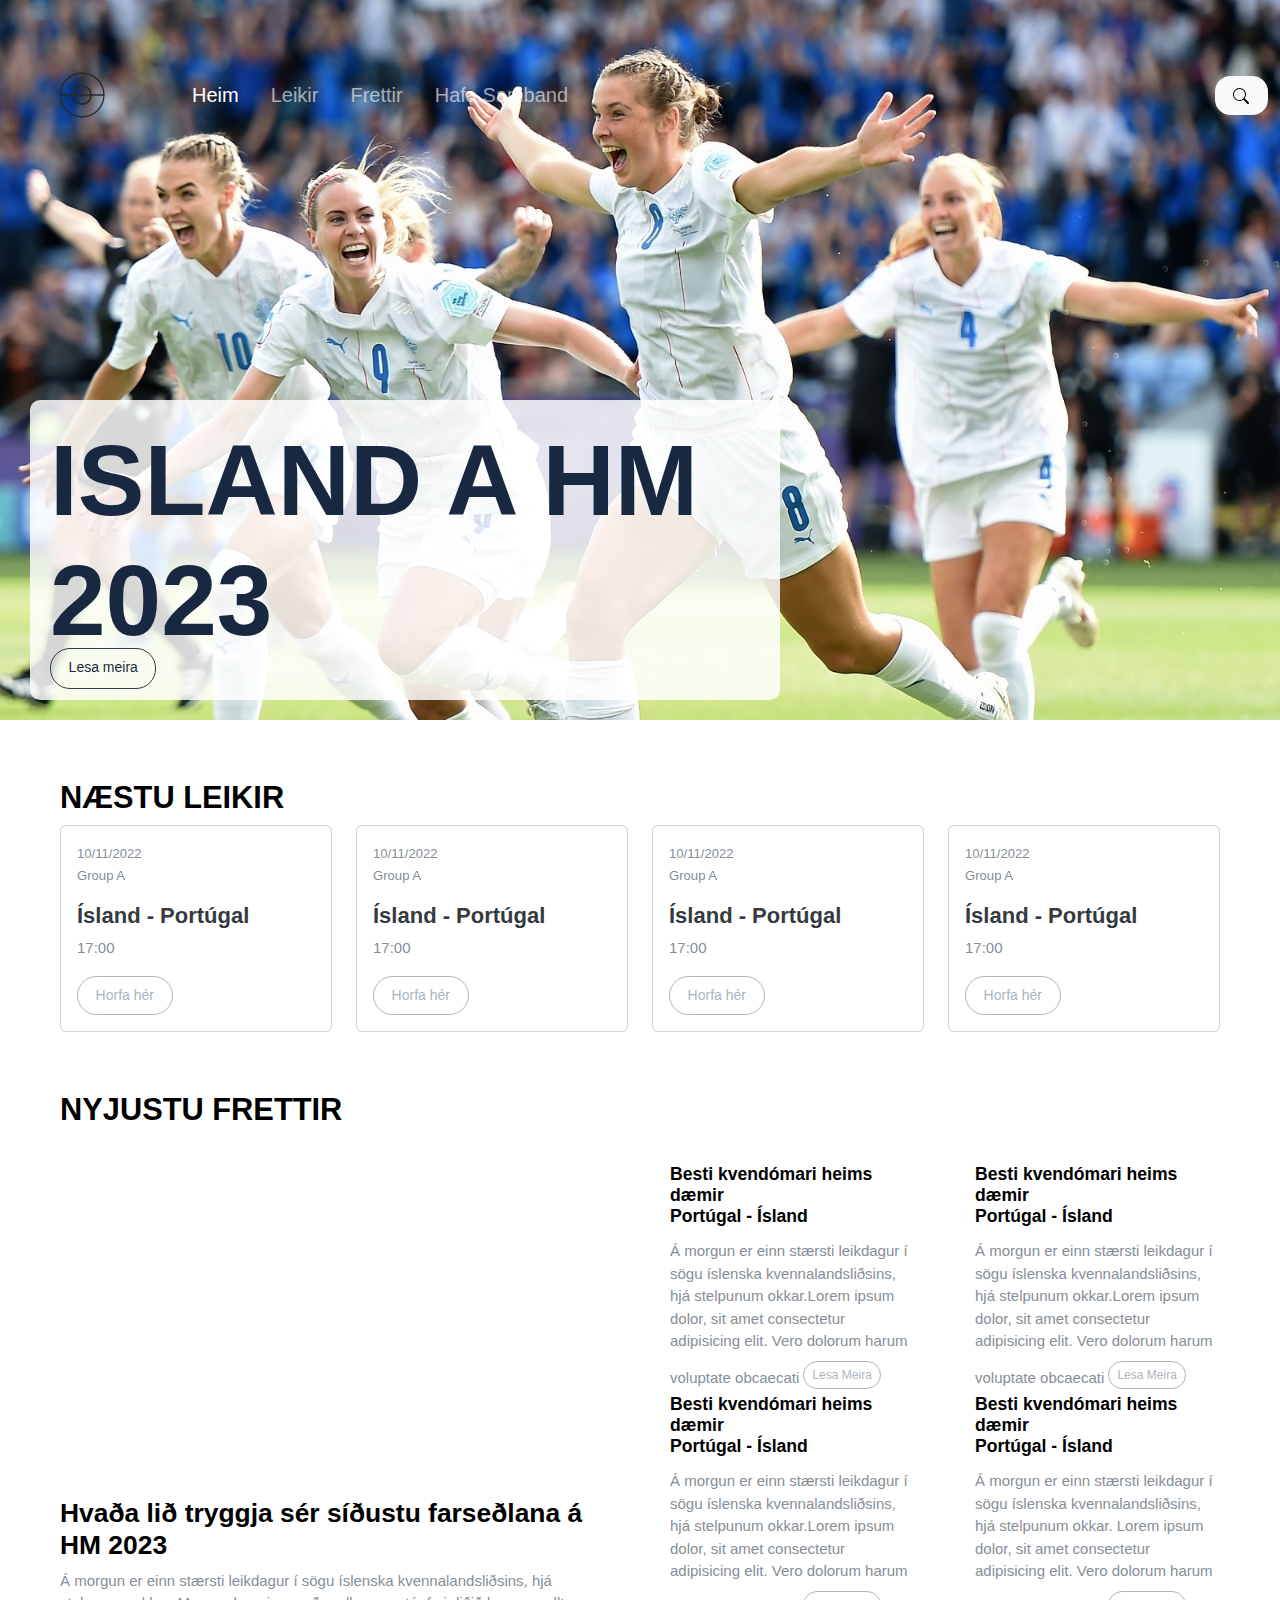
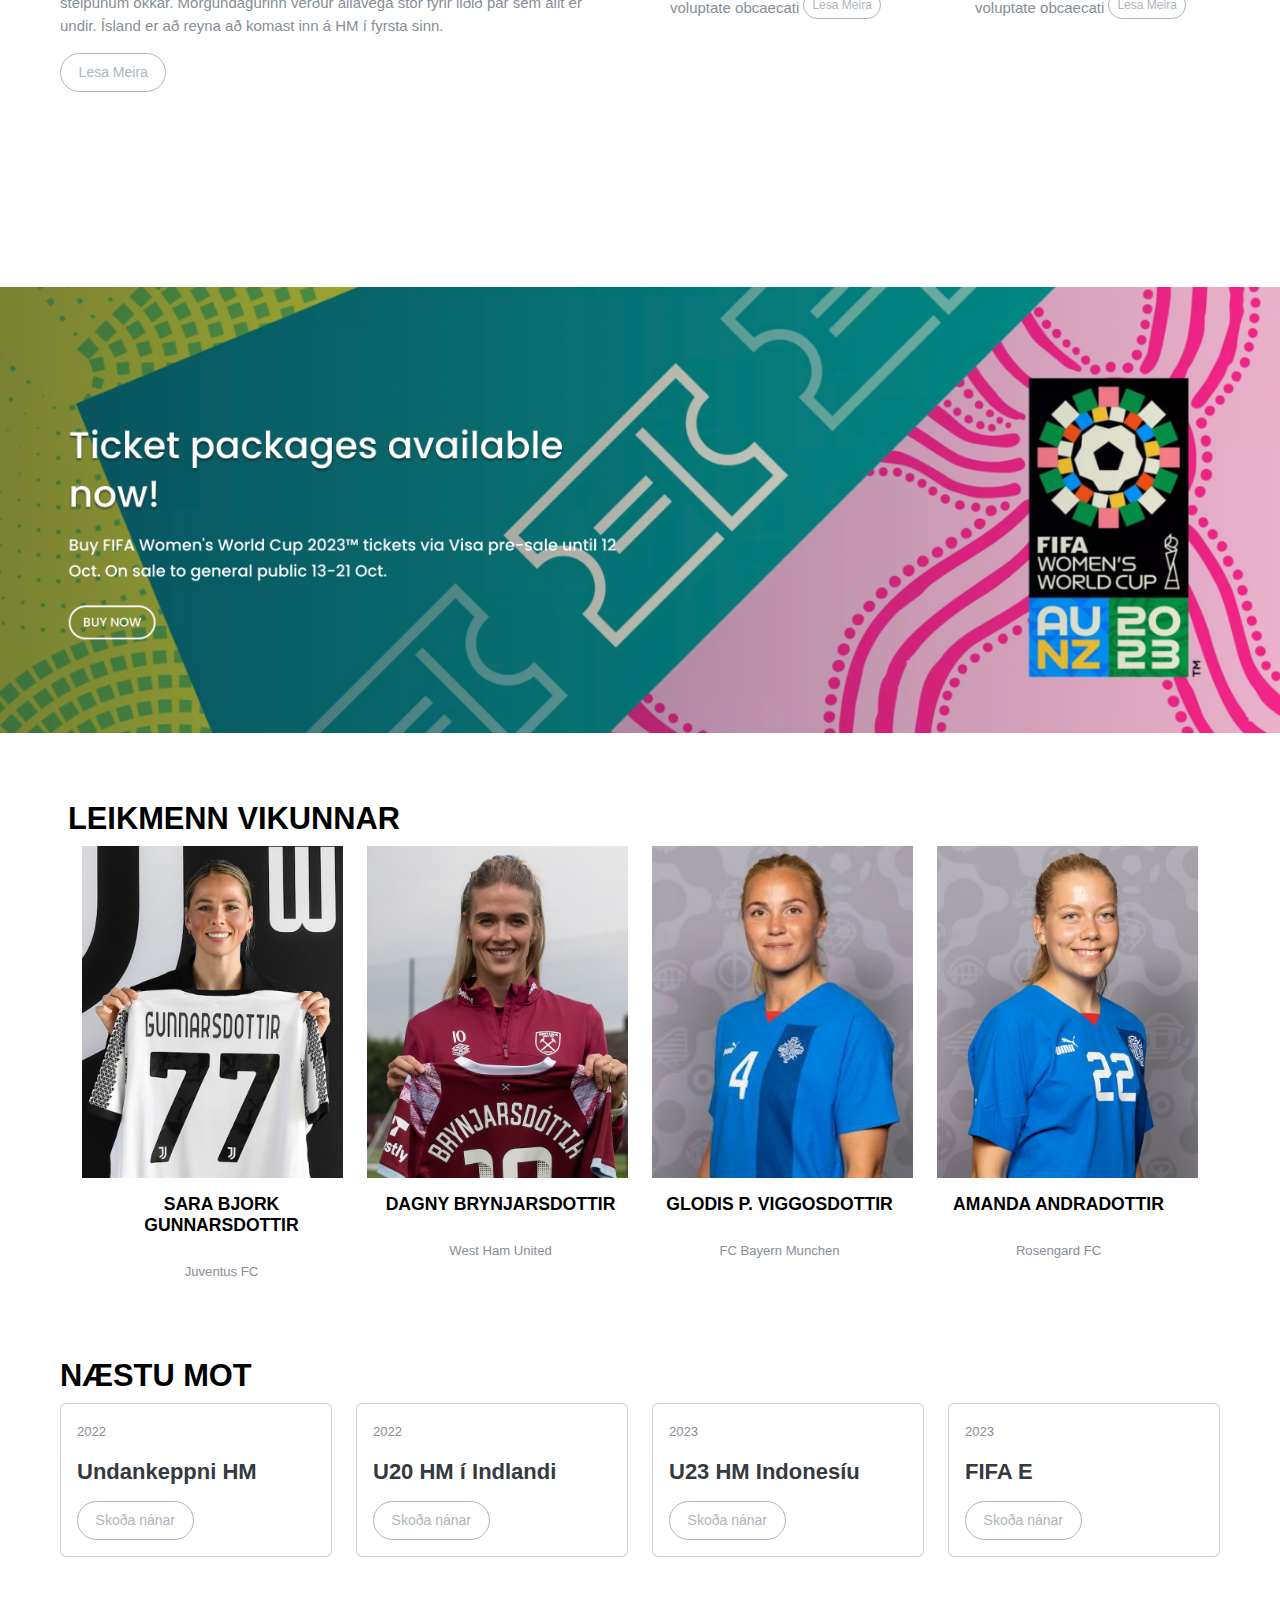
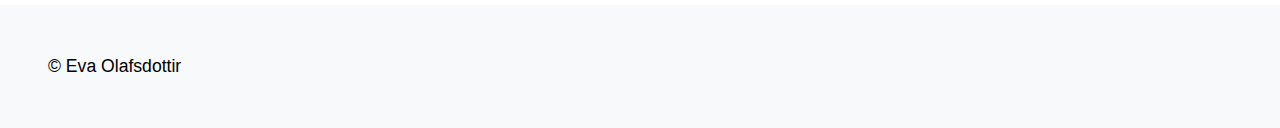
<file: index.html>
<!DOCTYPE html>
<html lang="en">
<head>
    <meta charset="UTF-8">
    <meta http-equiv="X-UA-Compatible" content="IE=edge">
    <meta name="viewport" content="width=device-width, initial-scale=1.0">
    <title>Heimavollurinn</title>
    <link rel="stylesheet" href="https://cdn.jsdelivr.net/npm/bootstrap@5.2.1/dist/css/bootstrap.min.css">
    <!-- BOOTSTRAP THEME -->
        <link rel="stylesheet" href="bootstrap.min.css">
    <!-- CUSTOM STYLES -->
        <link rel="stylesheet" href="style.css">

</head>
<body>
    <!-- NAVBAR -->
    <nav class="navbar navbar-dark navbar-expand-lg masthead" style="background-image: url('./karo-fagn.jpeg');">
        <div class="container-fluid nav-bar1"> 
            <a class="navbar-brand" href="#">
                <img src="hv-bottomlogo.svg" alt="Bootstrap" width="140" height="70">
            </a>
          <div class="collapse navbar-collapse" id="navbarTogglerDemo03">
            <ul class="navbar-nav me-auto mb-2 mb-lg-0">
              <li class="nav-item">
                <a class="nav-link active ps-4" aria-current="page" href="#">Heim</a>
              </li>
              <li class="nav-item">
                <a class="nav-link ps-4" href="#">Leikir</a>
              </li>
              <li class="nav-item">
                <a class="nav-link ps-4" href="frettir.html">Frettir</a>
              </li>
              <li class="nav-item">
                <a class="nav-link ps-4" href="samband.html">Hafa Samband</a>
              </li>
            </ul>
        </div>
            <form class="d-flex" role="search">
              <button class="btn btn-light" type="submit"><svg xmlns="http://www.w3.org/2000/svg" width="16" height="16" fill="currentColor" class="bi bi-search" viewBox="0 0 16 16">
                <path d="M11.742 10.344a6.5 6.5 0 1 0-1.397 1.398h-.001c.03.04.062.078.098.115l3.85 3.85a1 1 0 0 0 1.415-1.414l-3.85-3.85a1.007 1.007 0 0 0-.115-.1zM12 6.5a5.5 5.5 0 1 1-11 0 5.5 5.5 0 0 1 11 0z"/>
              </svg> </button>
            </form>
        </div>
        
        <div class="color-overlay d-flex justify-content-right">
            <h1>ISLAND A HM 2023 <br><br>
        <a href="#" class="btn btn-outline-dark lesa-meira-header"
        style="border-radius: 20px; color: #192841;">Lesa meira</a>
            </h1>
        </div>
      </nav>
<!--Next Games-->
<div class="frettir">
    <h3>NÆSTU LEIKIR</h3>
    </div>
    <div class="row ms-5 me-5">
        <div class="col-sm-3">
          <div class="card">
            <div class="card-body">
                <p class="card-text lead justify-content-right"> <small> 10/11/2022 <br> Group A </small></p>
              <h5 class="card-title">Ísland - Portúgal </h5>
              <p class="card-text lead">17:00</p>
              <a href="#" class="btn btn-outline-secondary" style="border-radius: 20px;">Horfa hér</a>
            </div>
          </div>
        </div>
        <div class="col-sm-3">
          <div class="card">
            <div class="card-body">
                <p class="card-text lead justify-content-right"> <small> 10/11/2022 <br> Group A </small></p>
              <h5 class="card-title">Ísland - Portúgal </h5>
              <p class="card-text lead">17:00</p>
              <a href="#" class="btn btn-outline-secondary" style="border-radius: 20px;">Horfa hér</a>
            </div>
        </div>
        </div>
        <div class="col-sm-3">
            <div class="card">
                <div class="card-body">
                    <p class="card-text lead justify-content-right"> <small> 10/11/2022 <br> Group A </small></p>
                  <h5 class="card-title">Ísland - Portúgal </h5>
                  <p class="card-text lead">17:00</p>
                  <a href="#" class="btn btn-outline-secondary" style="border-radius: 20px;">Horfa hér</a>
                </div>
            </div>
          </div>
          <div class="col-sm-3">
            <div class="card">
                <div class="card-body">
                    <p class="card-text lead justify-content-right"> <small> 10/11/2022 <br> Group A </small></p>
                  <h5 class="card-title">Ísland - Portúgal </h5>
                  <p class="card-text lead">17:00</p>
                  <a href="#" class="btn btn-outline-secondary" style="border-radius: 20px;">Horfa hér</a>
                </div>
                </div>
      </div>
    </div>
<!--GRID-->
<div class="frettir">
<h3>NYJUSTU FRETTIR</h3>
</div>
        <div class="grid-container">
            <div class="grid-item item-1">
                <div class="ratio ratio-16x9">
                    <iframe src="https://www.youtube-nocookie.com/embed/oE8OOa-CfRw" title="YouTube video" allowfullscreen></iframe>
                  </div>
                <h4>Hvaða lið tryggja sér síðustu farseðlana á HM 2023</h4>
                <p class="lead">Á morgun er einn stærsti leikdagur í sögu íslenska kvennalandsliðsins, hjá stelpunum okkar. Morgundagurinn verður allavega stór fyrir liðið þar sem allt er undir. Ísland er að reyna að komast inn á HM í fyrsta sinn.
                </p>
                <button type="button" class="btn btn-outline-secondary" style="border-radius: 20px;">Lesa Meira</button>
            </div>
            <div class="grid-item item-2">
                <h6>Besti kvendómari heims dæmir <br> Portúgal - Ísland</h6>
                <p class="lead">Á morgun er einn stærsti leikdagur í sögu íslenska kvennalandsliðsins, hjá stelpunum okkar.Lorem ipsum dolor, sit amet consectetur adipisicing elit. Vero dolorum harum voluptate obcaecati
                    <button type="button" class="btn btn-outline-secondary mt-2 mb-3"
                    style="--bs-btn-padding-y: .25rem; --bs-btn-padding-x: .5rem; --bs-btn-font-size: .75rem; border-radius: 20px;;">
              Lesa Meira
            </button>
                </div>
            <div class="grid-item item-3">
                <h6>Besti kvendómari heims dæmir <br> Portúgal - Ísland</h6>
                <p class="lead">Á morgun er einn stærsti leikdagur í sögu íslenska kvennalandsliðsins, hjá stelpunum okkar.Lorem ipsum dolor, sit amet consectetur adipisicing elit. Vero dolorum harum voluptate obcaecati
                    <button type="button" class="btn btn-outline-secondary mt-2 mb-3"
                    style="--bs-btn-padding-y: .25rem; --bs-btn-padding-x: .5rem; --bs-btn-font-size: .75rem; border-radius: 20px;;">
                         Lesa Meira
                    </button>
            </div>
            <div class="grid-item item-4">
                <h6>Besti kvendómari heims dæmir <br> Portúgal - Ísland</h6>
                <p class="lead">Á morgun er einn stærsti leikdagur í sögu íslenska kvennalandsliðsins, hjá stelpunum okkar.Lorem ipsum dolor, sit amet consectetur adipisicing elit. Vero dolorum harum voluptate obcaecati
                    <button type="button" class="btn btn-outline-secondary mt-2 mb-3"
                     style="--bs-btn-padding-y: .25rem; --bs-btn-padding-x: .5rem; --bs-btn-font-size: .75rem; border-radius: 20px;;">
                     Lesa Meira
                    </button>
                </div>
            <div class="grid-item item-5">
                <h6>Besti kvendómari heims dæmir <br> Portúgal - Ísland</h6>
                <p class="lead">Á morgun er einn stærsti leikdagur í sögu íslenska kvennalandsliðsins, hjá stelpunum okkar. Lorem ipsum dolor, sit amet consectetur adipisicing elit. Vero dolorum harum voluptate obcaecati
                    <button type="button" class="btn btn-outline-secondary mt-2 mb-3"
                        style="--bs-btn-padding-y: .25rem; --bs-btn-padding-x: .5rem; --bs-btn-font-size: .75rem; border-radius: 20px;;">
                        Lesa Meira
                    </button>           
                </div>
          </div>
    </div>
<!--Banner-->
<div class="midasala">
<img src="Midasala.png" class="img-fluid py-5" alt="..." style="width: 100%; height: auto;">
</div>
 <!--Grid-->
 <div class="leikmenn">
    <h3>LEIKMENN VIKUNNAR</h3>
    </div>
 <div class="container text-center">
    <div class="row">
        <div class="col"><img src="sarabg.png" class="img-fluid" alt="..." style="200px"></div>
        <div class="col"><img src="Dagnybr.png" class="img-fluid" alt="..."></div>
        <div class="col"><img src="Glodisp.png" class="img-fluid" alt="..."></div>
        <div class="col"><img src="Amandaa.png" class="img-fluid" alt="..."></div>
    </div>
    <div class="container text-center">
        <div class="row">
            <div class="col"> <h6 class=" text-uppercase fw-bold py-3">Sara Bjork Gunnarsdottir</h6>
            <p class="lead"><small> Juventus FC</small></p>
                </div>
            <div class="col"> <h6 class="text-uppercase fw-bold py-3">Dagny Brynjarsdottir</h6>
                <p class="lead"><small> West Ham United </small></p>
                </div>
            <div class="col"><h6 class="text-uppercase fw-bold py-3">Glodis P. Viggosdottir</h6>
                <p class="lead"><small> FC Bayern Munchen </small></p>
                </div>
            <div class="col"><h6 class="text-uppercase fw-bold py-3"> Amanda Andradottir
            </h6>
                <p class="lead"><small>Rosengard FC</small></p></div>
        </div>
    </div>
</div>
</div>
<!--mot-->
<!--Next Games-->
<div class="frettir">
    <h3>NÆSTU MOT</h3>
    </div>
    <div class="row ms-5 me-5 mb-5">
        <div class="col-sm-3">
          <div class="card">
            <div class="card-body">
                <p class="card-text lead justify-content-right"> <small> 2022 <br> </small></p>
              <h5 class="card-title">Undankeppni HM </h5>
              <p class="card-text lead"></p>
              <a href="#" class="btn btn-outline-secondary" style="border-radius: 20px;">Skoða nánar</a>
            </div>
          </div>
        </div>
        <div class="col-sm-3">
          <div class="card">
            <div class="card-body">
                <p class="card-text lead justify-content-right"> <small> 2022 <br>  </small></p>
              <h5 class="card-title">U20 HM í Indlandi</h5>
              <p class="card-text lead"></p>
              <a href="#" class="btn btn-outline-secondary" style="border-radius: 20px;">Skoða nánar</a>
            </div>
        </div>
        </div>
        <div class="col-sm-3">
            <div class="card">
                <div class="card-body">
                    <p class="card-text lead justify-content-right"> <small> 2023 <br>  </small></p>
                  <h5 class="card-title">U23 HM Indonesíu</h5>
                  <p class="card-text lead"></p>
                  <a href="#" class="btn btn-outline-secondary" style="border-radius: 20px;">Skoða nánar</a>
                </div>
            </div>
          </div>
          <div class="col-sm-3">
            <div class="card">
                <div class="card-body">
                    <p class="card-text lead justify-content-right"> <small> 2023 <br> </small></p>
                  <h5 class="card-title">FIFA E</h5>
                  <p class="card-text lead"></p>
                  <a href="#" class="btn btn-outline-secondary" style="border-radius: 20px;">Skoða nánar</a>
                </div>
                </div>
      </div>
      </div>
      </div>
  <!-- THE BENEFITS COLUMNS -->
    <!-- CALL TO ACTION 
    <div class="jumbotron text-center mb-0">
        <p class="lead mb-4">Sign Up for More Infomation</p>
        <div class="d-flex justify-content-center">
        <form action="#" class='form-inline'>
            <input type="text" class="form-control mb-2 mr-sm-2" placeholder="Email"/>
            <button type="submit" class="btn btn-primary mb-2">Submit</button>
        </form>
        </div>
    </div>
    <!-- FOOTER -->    
    <div class="bg-light p-5 text-bg-light">
        &copy; Eva Olafsdottir 
      </div>
</body>
</html>
</file>
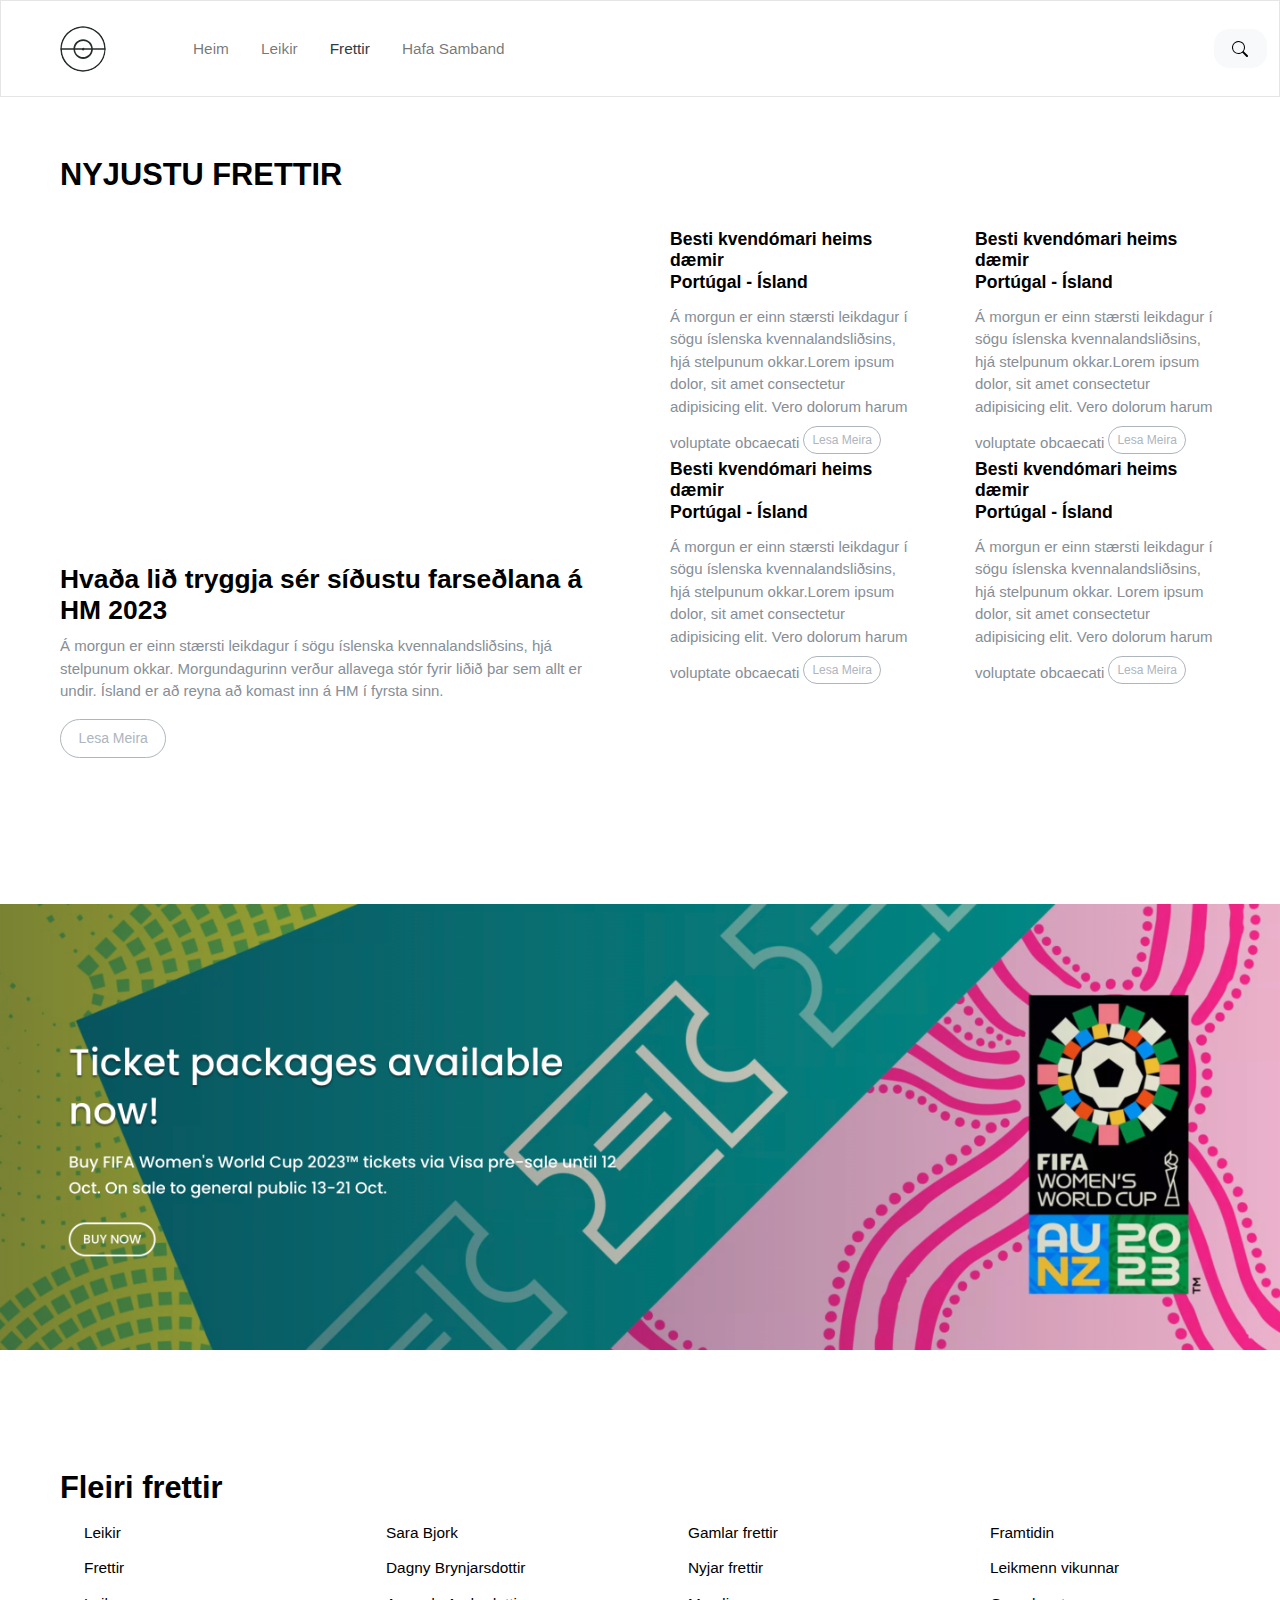
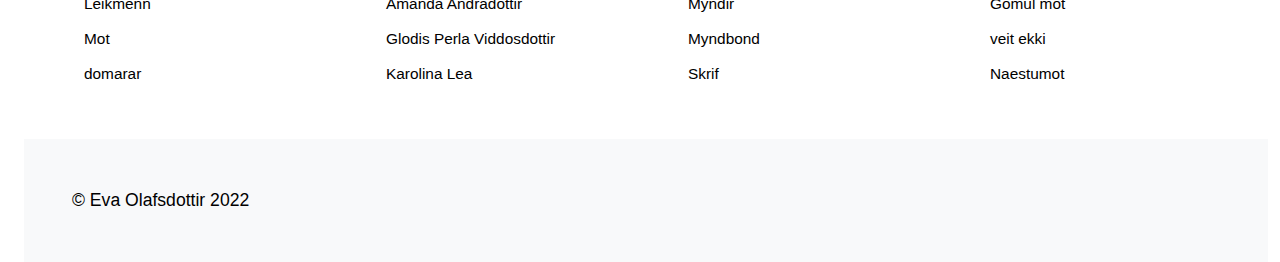
<file: frettir.html>
<!DOCTYPE html>
<html lang="en">
<head>
    <meta charset="UTF-8">
    <meta http-equiv="X-UA-Compatible" content="IE=edge">
    <meta name="viewport" content="width=device-width, initial-scale=1.0">
    <title>Heimavollurinn</title>
    <link rel="stylesheet" href="https://cdn.jsdelivr.net/npm/bootstrap@5.2.1/dist/css/bootstrap.min.css">
    <!-- BOOTSTRAP THEME -->
        <link rel="stylesheet" href="bootstrap.min.css">
    <!-- CUSTOM STYLES -->
        <link rel="stylesheet" href="style.css">
</head>
<body>
    <nav class="navbar navbar-expand-lg bg-light">
        <div class="container-fluid"> 
            <a class="navbar-brand" href="#">
                <img src="hv-bottomlogo.svg" alt="Bootstrap" width="140" height="70">
            </a>
          <div class="collapse navbar-collapse" id="navbarTogglerDemo03">
            <ul class="navbar-nav me-auto mb-2 mb-lg-0">
              <li class="nav-item">
                <a class="nav-link  ps-4" aria-current="page" href="index.html">Heim</a>
              </li>
              <li class="nav-item">
                <a class="nav-link ps-4" href="#">Leikir</a>
              </li>
              <li class="nav-item">
                <a class="nav-link active  ps-4" href="frettir.html">Frettir</a>
              </li>
              <li class="nav-item">
                <a class="nav-link ps-4" href="samband.html">Hafa Samband</a>
              </li>
            </ul>
        </div>
            <form class="d-flex" role="search">
              <button class="btn btn-light" type="submit"><svg xmlns="http://www.w3.org/2000/svg" width="16" height="16" fill="currentColor" class="bi bi-search" viewBox="0 0 16 16">
                <path d="M11.742 10.344a6.5 6.5 0 1 0-1.397 1.398h-.001c.03.04.062.078.098.115l3.85 3.85a1 1 0 0 0 1.415-1.414l-3.85-3.85a1.007 1.007 0 0 0-.115-.1zM12 6.5a5.5 5.5 0 1 1-11 0 5.5 5.5 0 0 1 11 0z"/>
              </svg> </button>
            </form>
        </div>
        </nav>
<!--GRID-->
<div class="frettir">
    <h3>NYJUSTU FRETTIR</h3>
    </div>
            <div class="grid-container">
                <div class="grid-item item-1">
                    <div class="ratio ratio-16x9">
                        <iframe src="https://www.youtube-nocookie.com/embed/oE8OOa-CfRw" title="YouTube video" allowfullscreen></iframe>
                      </div>
                    <h4>Hvaða lið tryggja sér síðustu farseðlana á HM 2023</h4>
                    <p class="lead">Á morgun er einn stærsti leikdagur í sögu íslenska kvennalandsliðsins, hjá stelpunum okkar. Morgundagurinn verður allavega stór fyrir liðið þar sem allt er undir. Ísland er að reyna að komast inn á HM í fyrsta sinn.
                    </p>
                    <button type="button" class="btn btn-outline-secondary" style="border-radius: 20px;">Lesa Meira</button>
                </div>
                <div class="grid-item item-2">
                    <h6>Besti kvendómari heims dæmir <br> Portúgal - Ísland</h6>
                    <p class="lead">Á morgun er einn stærsti leikdagur í sögu íslenska kvennalandsliðsins, hjá stelpunum okkar.Lorem ipsum dolor, sit amet consectetur adipisicing elit. Vero dolorum harum voluptate obcaecati
                        <button type="button" class="btn btn-outline-secondary mt-2 mb-3"
                        style="--bs-btn-padding-y: .25rem; --bs-btn-padding-x: .5rem; --bs-btn-font-size: .75rem; border-radius: 20px;;">
                  Lesa Meira
                </button>
                    </div>
                <div class="grid-item item-3">
                    <h6>Besti kvendómari heims dæmir <br> Portúgal - Ísland</h6>
                    <p class="lead">Á morgun er einn stærsti leikdagur í sögu íslenska kvennalandsliðsins, hjá stelpunum okkar.Lorem ipsum dolor, sit amet consectetur adipisicing elit. Vero dolorum harum voluptate obcaecati
                        <button type="button" class="btn btn-outline-secondary mt-2 mb-3"
                        style="--bs-btn-padding-y: .25rem; --bs-btn-padding-x: .5rem; --bs-btn-font-size: .75rem; border-radius: 20px;;">
                             Lesa Meira
                        </button>
                </div>
                <div class="grid-item item-4">
                    <h6>Besti kvendómari heims dæmir <br> Portúgal - Ísland</h6>
                    <p class="lead">Á morgun er einn stærsti leikdagur í sögu íslenska kvennalandsliðsins, hjá stelpunum okkar.Lorem ipsum dolor, sit amet consectetur adipisicing elit. Vero dolorum harum voluptate obcaecati
                        <button type="button" class="btn btn-outline-secondary mt-2 mb-3"
                         style="--bs-btn-padding-y: .25rem; --bs-btn-padding-x: .5rem; --bs-btn-font-size: .75rem; border-radius: 20px;;">
                         Lesa Meira
                        </button>
                    </div>
                <div class="grid-item item-5">
                    <h6>Besti kvendómari heims dæmir <br> Portúgal - Ísland</h6>
                    <p class="lead">Á morgun er einn stærsti leikdagur í sögu íslenska kvennalandsliðsins, hjá stelpunum okkar. Lorem ipsum dolor, sit amet consectetur adipisicing elit. Vero dolorum harum voluptate obcaecati
                        <button type="button" class="btn btn-outline-secondary mt-2 mb-3"
                            style="--bs-btn-padding-y: .25rem; --bs-btn-padding-x: .5rem; --bs-btn-font-size: .75rem; border-radius: 20px;;">
                            Lesa Meira
                        </button>           
                    </div>
              </div>
        </div>
<!--Banner-->
<div class="midasala">
    <img src="Midasala.png" class="img-fluid " alt="..." style="width: 100%; height: auto;">
    </div>
    <div class="frettir">
        <h3>Fleiri frettir </h3>
        </div>
    <div class="container ps-4" style=" max-width:1920px;">
        <div class="row lh-lg ms-5 pb-5">
        <div class="col">
            <small>Leikir  </small><br>
            <small>Frettir</small><br>
            <small>Leikmenn</small><br>
            <small>Mot</small><br>
            <small>domarar</small></div>
        <div class="col">
            <small>Sara Bjork </small><br>
            <small>Dagny Brynjarsdottir </small><br>
            <small>Amanda Andradottir</small> <br>
            <small>Glodis Perla Viddosdottir</small> <br>
            <small>Karolina Lea </small></div>
        <div class="col">
            <small>Gamlar frettir</small> <br>
            <small>Nyjar frettir</small><br>
            <small>Myndir</small><br>
            <small>Myndbond</small><br>
            <small>Skrif</small></div>
        <div class="col">
            <small>Framtidin</small><br>
            <small>Leikmenn vikunnar </small><br>
            <small>Gomul mot</small><br>
            <small>veit ekki </small><br>
            <small>Naestumot</small></div>
        </div>
        <div class="bg-light p-5 text-bg-light">
            &copy; Eva Olafsdottir 2022
          </div>
    </body>
    </html>
</body>
</file>
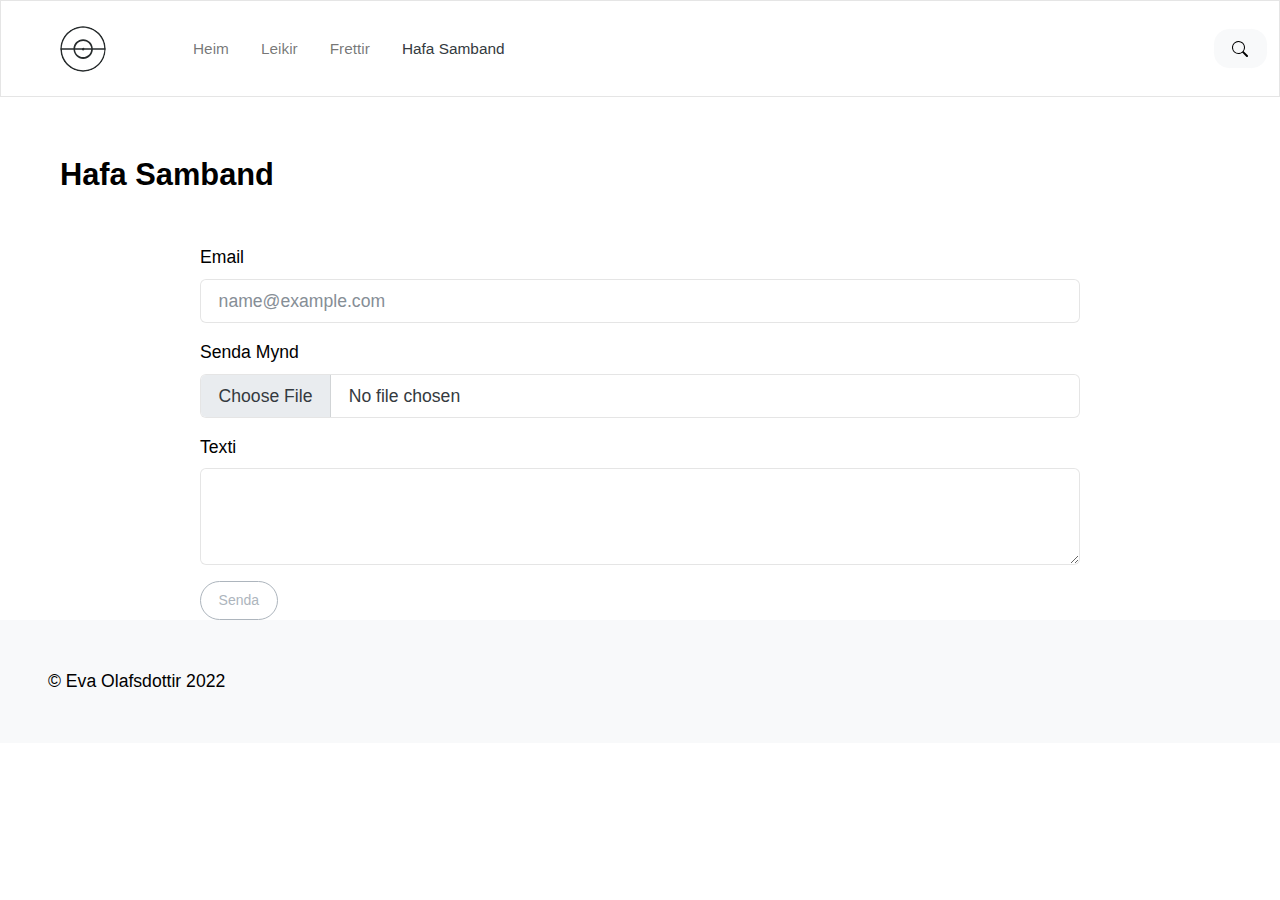
<file: samband.html>
<!DOCTYPE html>
<html lang="en">
<head>
    <meta charset="UTF-8">
    <meta http-equiv="X-UA-Compatible" content="IE=edge">
    <meta name="viewport" content="width=device-width, initial-scale=1.0">
    <title>Heimavollurinn</title>
    <link rel="stylesheet" href="https://cdn.jsdelivr.net/npm/bootstrap@5.2.1/dist/css/bootstrap.min.css">
    <!-- BOOTSTRAP THEME -->
        <link rel="stylesheet" href="bootstrap.min.css">
    <!-- CUSTOM STYLES -->
        <link rel="stylesheet" href="style.css">
</head>
<body>
    <nav class="navbar navbar-expand-lg bg-light">
        <div class="container-fluid"> 
            <a class="navbar-brand" href="#">
                <img src="hv-bottomlogo.svg" alt="Bootstrap" width="140" height="70">
            </a>
          <div class="collapse navbar-collapse" id="navbarTogglerDemo03">
            <ul class="navbar-nav me-auto mb-2 mb-lg-0">
              <li class="nav-item">
                <a class="nav-link  ps-4" aria-current="page" href="index.html">Heim</a>
              </li>
              <li class="nav-item">
                <a class="nav-link ps-4" href="#">Leikir</a>
              </li>
              <li class="nav-item">
                <a class="nav-link ps-4" href="frettir.html">Frettir</a>
              </li>
              <li class="nav-item">
                <a class="nav-link active ps-4" href="samband.html">Hafa Samband</a>
              </li>
            </ul>
        </div>
            <form class="d-flex" role="search">
              <button class="btn btn-light" type="submit"><svg xmlns="http://www.w3.org/2000/svg" width="16" height="16" fill="currentColor" class="bi bi-search" viewBox="0 0 16 16">
                <path d="M11.742 10.344a6.5 6.5 0 1 0-1.397 1.398h-.001c.03.04.062.078.098.115l3.85 3.85a1 1 0 0 0 1.415-1.414l-3.85-3.85a1.007 1.007 0 0 0-.115-.1zM12 6.5a5.5 5.5 0 1 1-11 0 5.5 5.5 0 0 1 11 0z"/>
              </svg> </button>
            </form>
        </div>
        </nav>

        <div class="frettir">
            <h3>Hafa Samband</h3>
            </div>
        <div class="hafa-samband">
        <div class="mb-3">
            <label for="exampleFormControlInput1" class="form-label">Email </label>
            <input type="email" class="form-control" id="exampleFormControlInput1" placeholder="name@example.com">
          </div>
          <div class="mb-3">
            <label for="formFile" class="form-label">Senda Mynd</label>
            <input class="form-control" type="file" id="formFile">
          </div>
          <div class="mb-3">
            <label for="exampleFormControlTextarea1" class="form-label">Texti</label>
            <textarea class="form-control" id="exampleFormControlTextarea1" rows="3"></textarea>
          </div>
          <a href="#" class="btn btn-outline-secondary" style="border-radius: 20px;">Senda</a>
        </div>

        <div class="bg-light p-5 text-bg-light">
            &copy; Eva Olafsdottir 2022
          </div>
    </body>
    </html>
</body>
</file>
<file: style.css>
body { 
    color: black;
}
.nav-bar1 {
    padding: rem;
    background-color: rgba(240, 240, 240, 0);
    margin-top: -530px;
    color: white;
    font-size: 20px;
  }
  .navbar {
    color: white;
  }

  .btn-primary:hover {
    background-color: blue;
    color: white;
  }

.top-title{
    font-family: 'Franklin Gothic Medium', 'Arial Narrow', Arial, sans-serif;
    font-size: 100px;
    font-weight: 50px;
    padding-top: 300px;
    color: #192841;
    text-align: left;
}

.lesa-meira-header{
    margin-left: -00px;
    margin-top: -360px;
    padding-bottom: 10px;
}
.masthead {
    background-size: cover;
    min-height: 80vh;
    position: relative;
    color: #192841;
    text-shadow: ;
    background-color: rgba(255, 255, 255, 0.894);
}

h1 {
    font-family: 'Franklin Gothic Medium', 'Arial Narrow', Arial, sans-serif;
    font-size: 100px;
    font-weight: 50px;
    margin-top: 400px;
    margin-bottom: 20px;
    margin-left: 30px;
    margin-right: 500px;
    padding: 20px;
    padding-bottom: 0px;
    text-align: left;
    background-color: rgba(255, 255, 255, 0.836);
    border-radius: 10px;
}
.background 
p {
    font-size: ;
}
.color-overlay {
    position:absolute;
    width: 100%;
    height: 100%;
    
}
  .lead {
    font-size: 15px;
  }

h6 {
    padding-top: 5px;
    padding-bottom: 5px;
}

h4 {
    padding-top: 30px;
}
.frettir { 
    font-family: 'Franklin Gothic Medium', 'Arial Narrow', Arial, sans-serif;
    font-size: 40px;
    margin-top: 60px;
    margin-left: 60px;
}
.leikmenn { 
    font-family: 'Franklin Gothic Medium', 'Arial Narrow', Arial, sans-serif;
    font-size: 40px;
    margin-top: -100px;
    margin-left: 68px;
}
h5 {
    font-family: 'Franklin Gothic Medium', 'Arial Narrow', Arial, sans-serif;
}
  .grid-container {
    height: 100vh;
    border: 10px;
    margin-left: 40px;
    margin-right: 40px;
    margin-top: 10px;
    display: grid;
    grid-template-rows: 200px 200px;
    grid-template-columns: repeat(4, 1fr);
    grid-gap: 20px;
  }
  
  .grid-item {
    background-color: c;
    border: ;
    padding: 20px;
  }
  
  .item-1 {
    grid-column-start: 1;
    grid-column-end: 3;
    grid-row-start: 1;
    grid-row-end: 3;
  }
  .item-2 {
    grid-column-start: 3;
    grid-column-end: 4;
    padding-bottom: 20px;
  }
  .item-3 {
    grid-column-start: 4;
    grid-column-end: 5;
    padding-bottom: 20px;
  }
  .item-4 {
    grid-column-start: 3;
    grid-column-end: 4;
    padding-top: 30px;
  }
  .item-5 {
    grid-column-start: 4;
    grid-column-end: 5;
    padding-top: 30px;
  }

  .midasala {
    margin-top: -200px;
    margin-bottom: 100px;
    padding-top: -100px;
    padding-bottom: 20px;
  }
  .hafa-samband {
    margin-top: 50px;
    margin-left: 200px;
    margin-right: 200px;
  }
</file>
